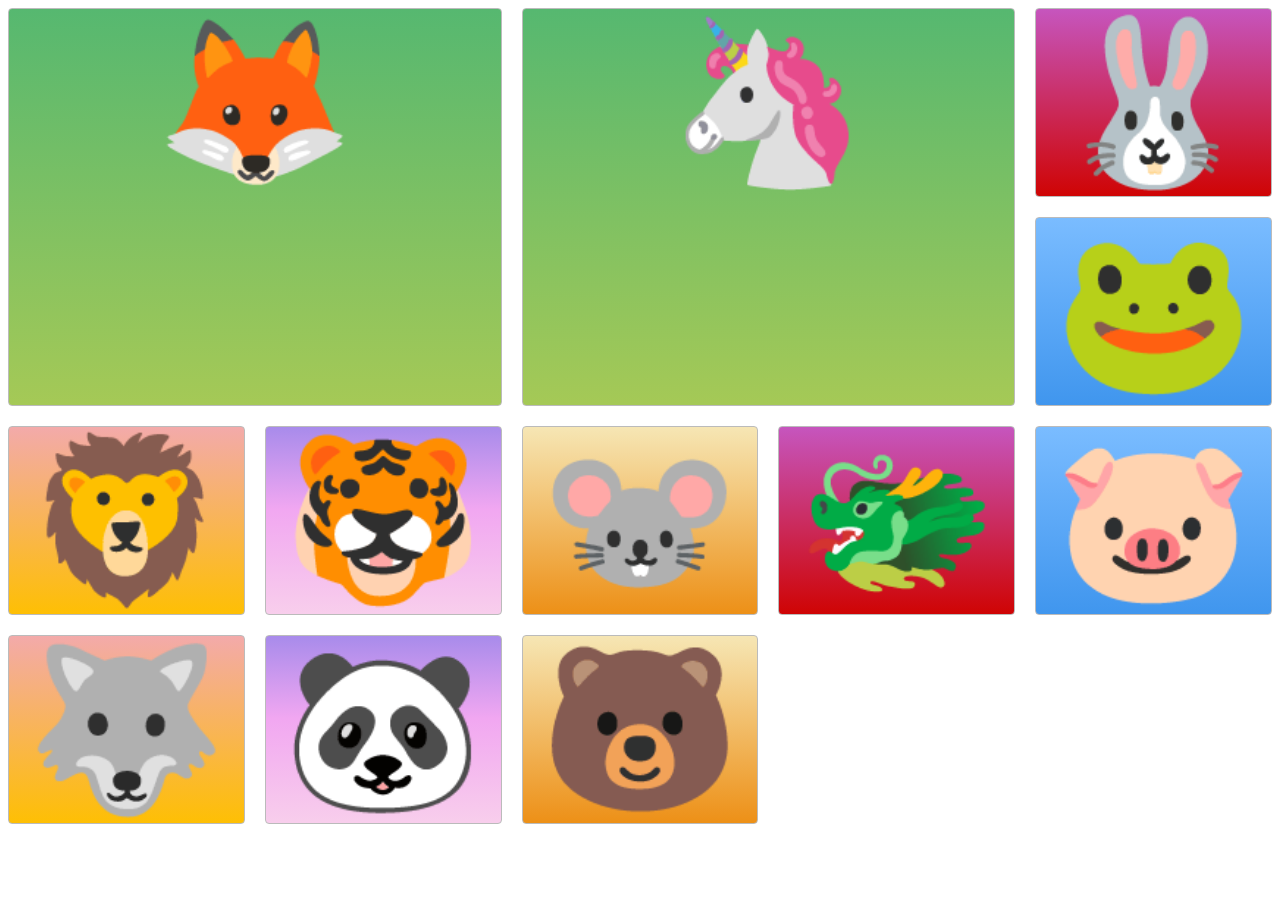
<file: 04_cssgrid/index.html>
<!DOCTYPE html>
<html>

<head>
  <title>Grid Master</title>
  <link rel="stylesheet" type="text/css" href="./style.css">
</head>

<body>
  <div class="container">
    <div class="zone green">🦊</div>
    <div class="zone red">🐰</div>
    <div class="zone blue">🐸</div>
    <div class="zone yellow">🦁</div>
    <div class="zone purple">🐯</div>
    <div class="zone brown">🐭</div>
    <div class="zone green">🦄</div>
    <div class="zone red">🐲</div>
    <div class="zone blue">🐷</div>
    <div class="zone yellow">🐺</div>
    <div class="zone purple">🐼</div>
    <div class="zone brown">🐻</div>
  </div>
</body>

</html>
</file>
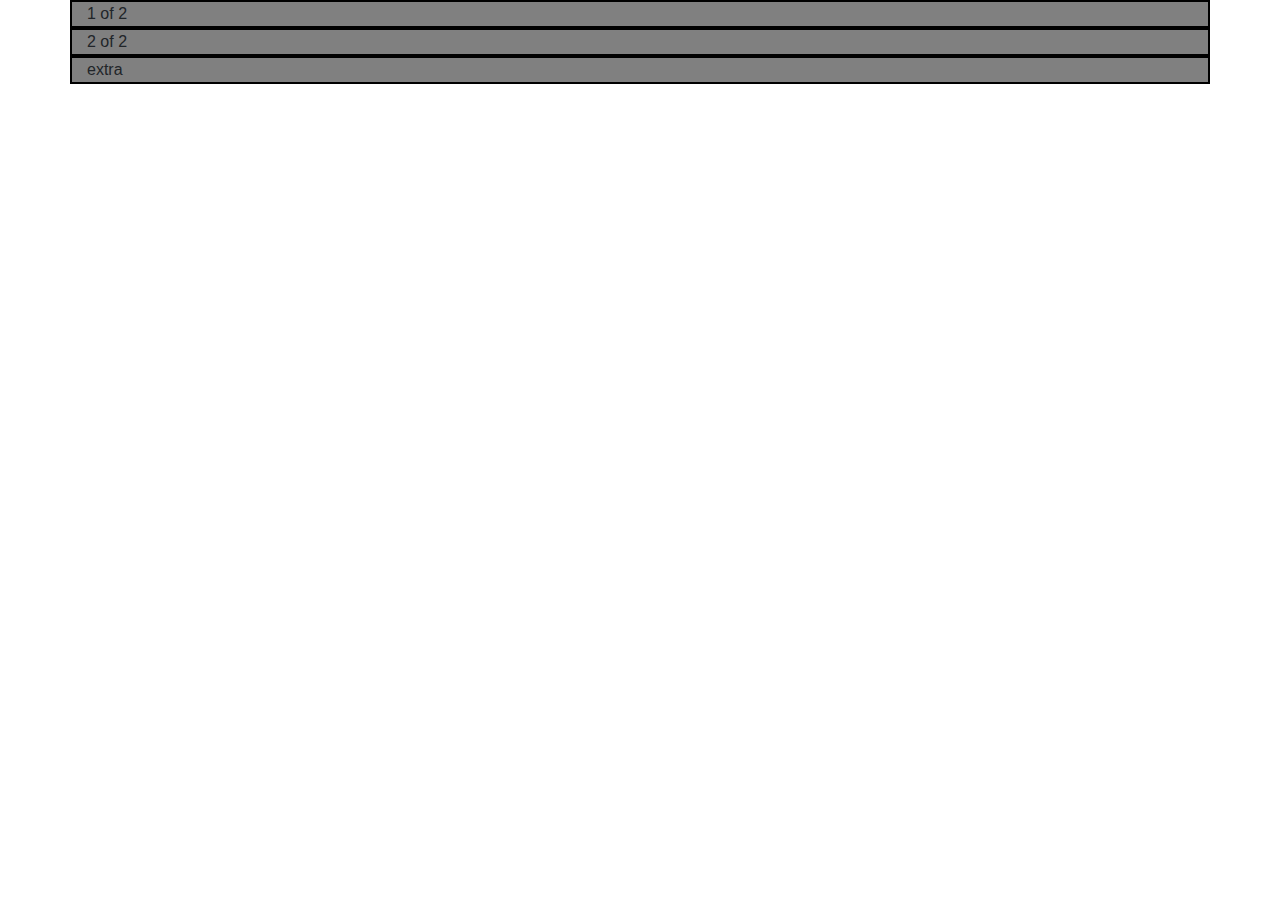
<file: 03_advcss/bootstrap/index.html>
<!DOCTYPE html>
<html lang="en">

<head>
  <meta charset="UTF-8">
  <meta name="viewport" content="width=device-width, initial-scale=1.0">
  <meta http-equiv="X-UA-Compatible" content="ie=edge">
  <link rel="stylesheet" href="https://maxcdn.bootstrapcdn.com/bootstrap/4.0.0/css/bootstrap.min.css"
    integrity="sha384-Gn5384xqQ1aoWXA+058RXPxPg6fy4IWvTNh0E263XmFcJlSAwiGgFAW/dAiS6JXm" crossorigin="anonymous">
    <link rel="stylesheet" href="style.css">
  <title>Bootstrap</title>
</head>

<body>
  <div class="container">
    <div class="row">
      <div class="col col-sm-6 col-md-12 col-lg-12">
       1 of 2
      </div>
      <div class="col col-sm-3 col-md-6 col-lg-12">
        2 of 2
      </div>
      <div class="col col-sm-4 col-md-6 col-lg-12">
        extra
      <div>
    </div>
  </div>

  <script src="https://code.jquery.com/jquery-3.2.1.slim.min.js"
    integrity="sha384-KJ3o2DKtIkvYIK3UENzmM7KCkRr/rE9/Qpg6aAZGJwFDMVNA/GpGFF93hXpG5KkN" crossorigin="anonymous">
  </script>
  <script src="https://cdnjs.cloudflare.com/ajax/libs/popper.js/1.12.9/umd/popper.min.js"
    integrity="sha384-ApNbgh9B+Y1QKtv3Rn7W3mgPxhU9K/ScQsAP7hUibX39j7fakFPskvXusvfa0b4Q" crossorigin="anonymous">
  </script>
  <script src="https://maxcdn.bootstrapcdn.com/bootstrap/4.0.0/js/bootstrap.min.js"
    integrity="sha384-JZR6Spejh4U02d8jOt6vLEHfe/JQGiRRSQQxSfFWpi1MquVdAyjUar5+76PVCmYl" crossorigin="anonymous">
  </script>
</body>

</html>
</file>
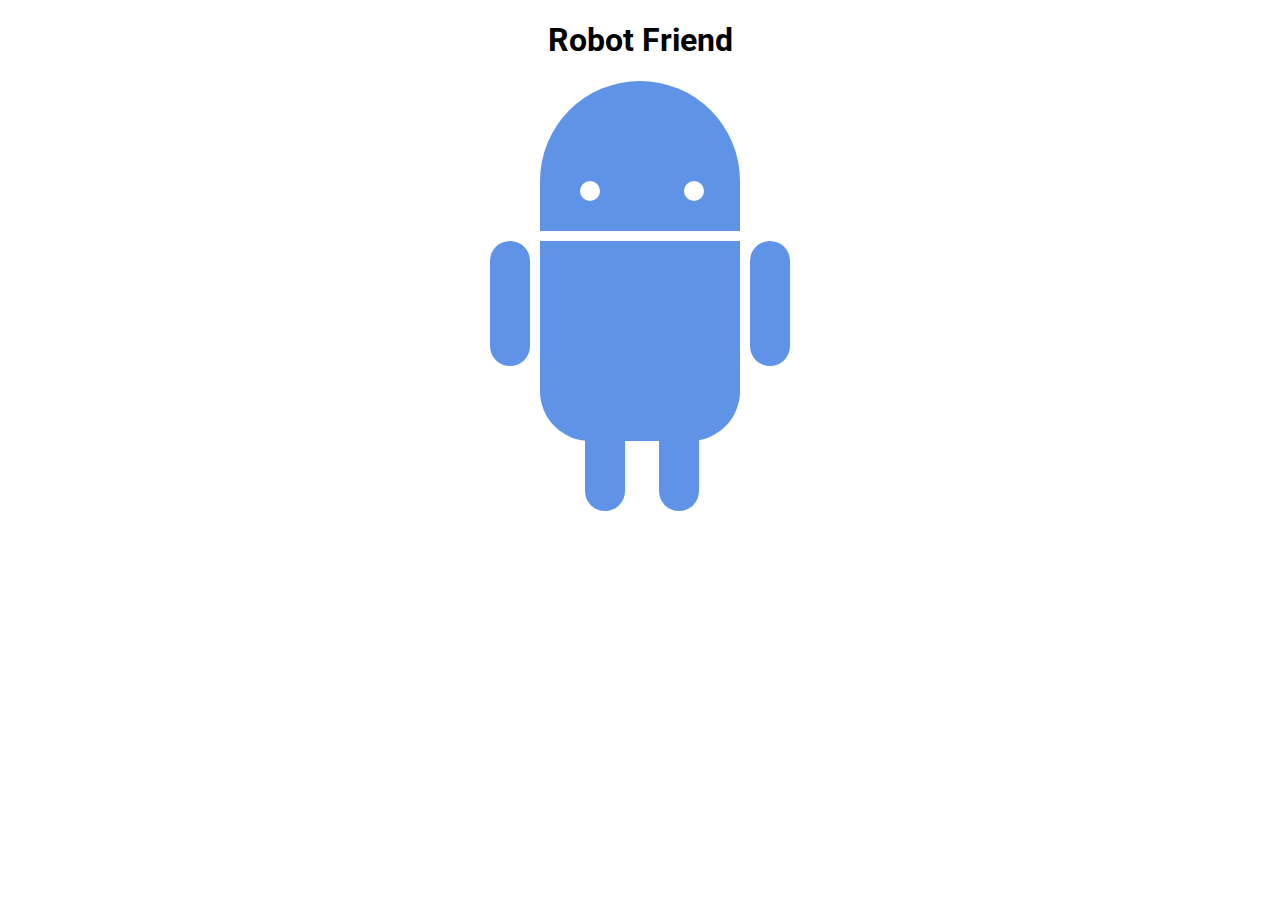
<file: 03_advcss/robot/index.html>
<!DOCTYPE html>
<html>
<head>
	<title>RoboPage</title>
	<link rel="stylesheet" type="text/css" href="style.css">
	<link href="https://fonts.googleapis.com/css?family=Roboto" rel="stylesheet">
</head>
<body>
	<h1>Robot Friend</h1>
	<div class="robots">
		<div class="android"> 
			<div class="head"> 
				<div class="eyes"> 
					<div class="left_eye"></div> 
					<div class="right_eye"></div>
				</div> 
			</div> 
			<div class="upper_body"> 
				<div class="left_arm"></div> 
				<div class="torso"></div> 
				<div class="right_arm"></div> 
			</div> 
			<div class="lower_body"> 
				<div class="left_leg"></div> 
				<div class="right_leg"></div> 
			</div> 
		</div>
	</div>
</body>
</html>
</file>
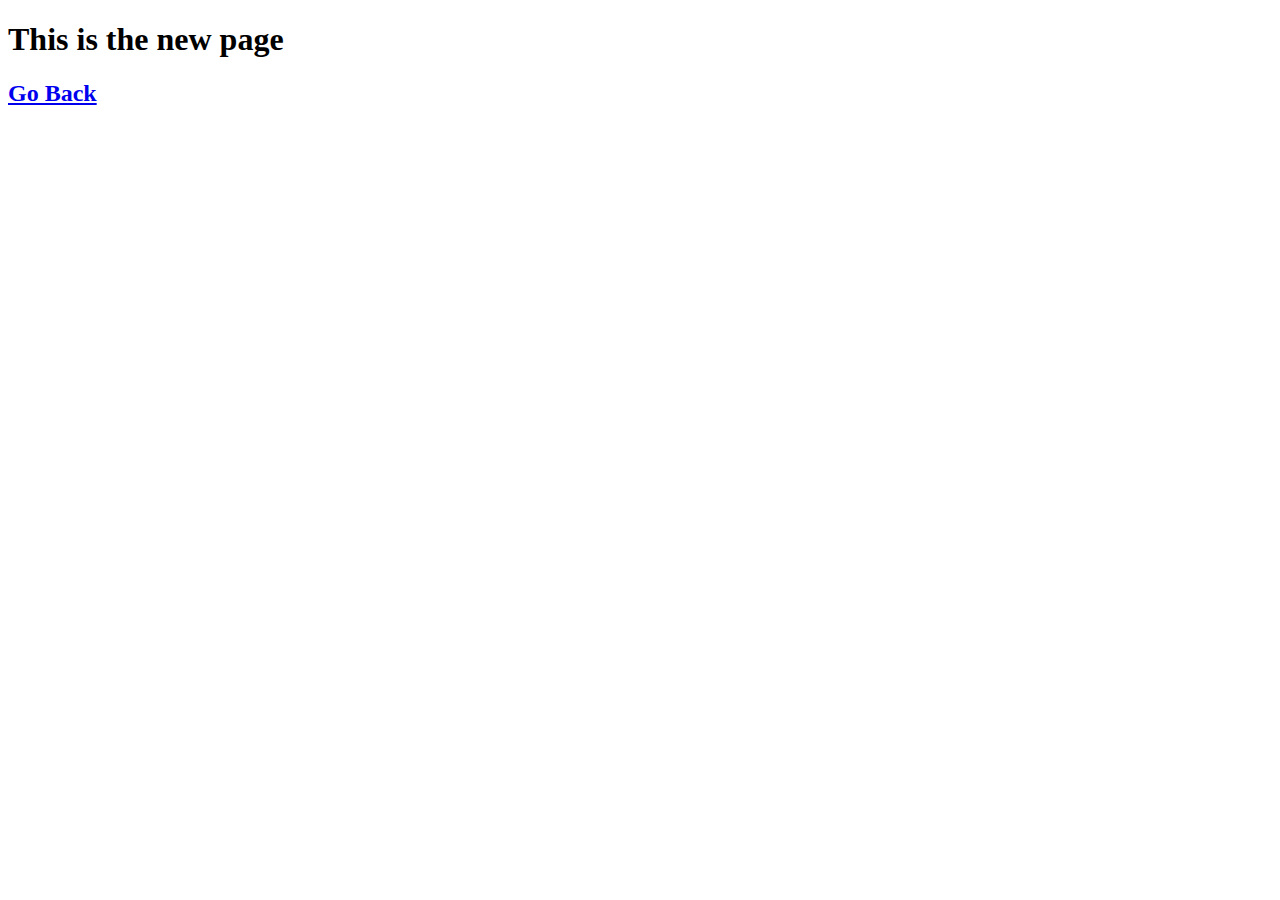
<file: 01_html/newpage.html>
<!DOCTYPE html>
<html lang="en">
<head>
  <meta charset="UTF-8">
  <meta name="viewport" content="width=device-width, initial-scale=1.0">
  <meta http-equiv="X-UA-Compatible" content="ie=edge">
  <title>Document</title>
</head>
<body>
  <h1>This is the new page</h1>
  <a href="index.html">
    <h2>Go Back</h2>
  </a>
</body>
</html>
</file>
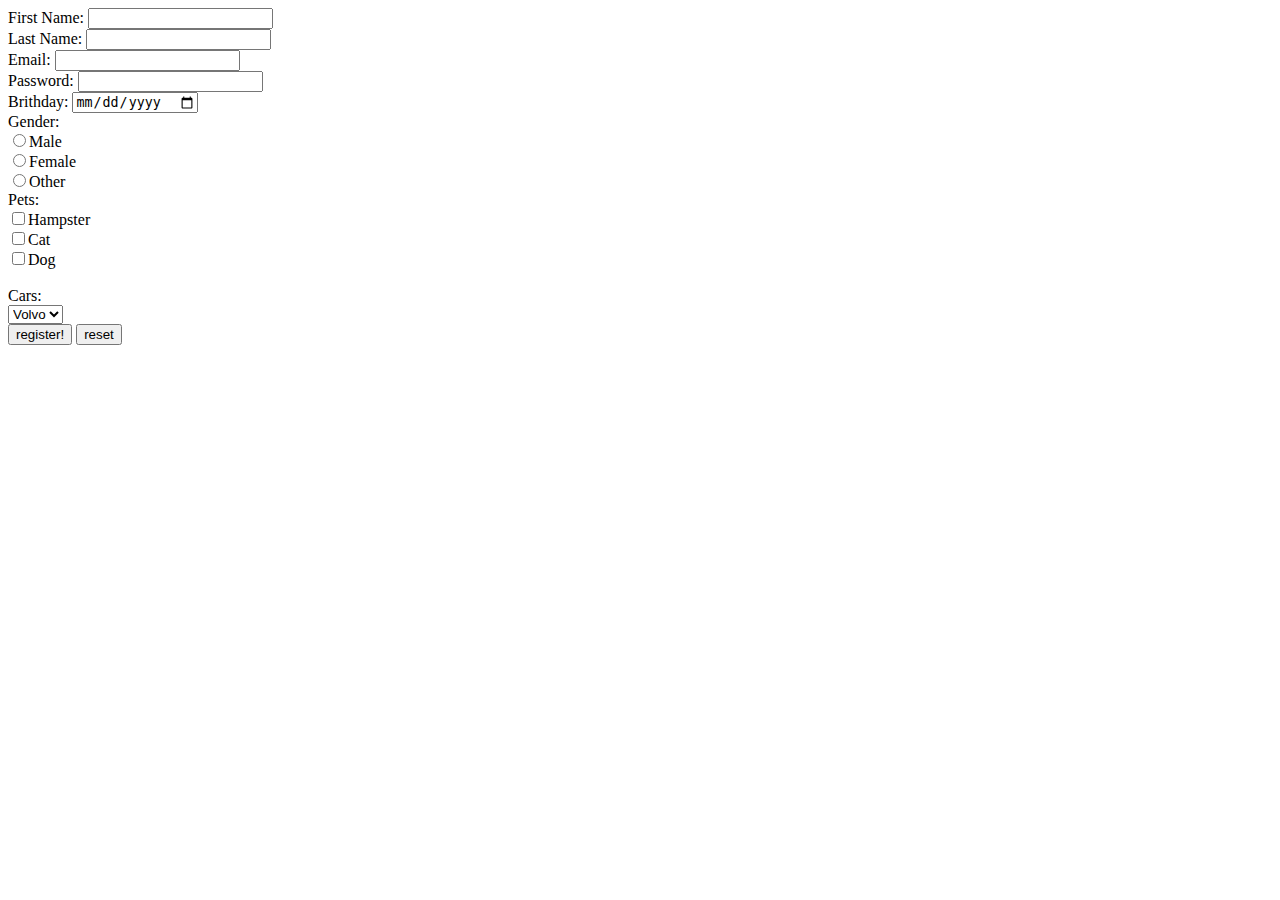
<file: 01_html/register.html>
<!DOCTYPE html>
<html lang="en">
<head>
  <meta charset="UTF-8">
  <meta name="viewport" content="width=device-width, initial-scale=1.0">
  <meta http-equiv="X-UA-Compatible" content="ie=edge">
  <title>Document</title>
</head>
<body>
  <!-- <header>
    <h1>Register</h1>
  </header>
  <nav>
    <a href="www.google.com">google</a>
  </nav>
  <footer>
    <p>Website made with whaat?</p>
  </footer> -->
  <form action="GET" action="action.php">
    First Name: <input type="text" name="firstname">
    <br>
    Last Name: <input type="text" name="lastname">
    <br>
    Email: <input type="email" required name="email">
    <br>
    Password: <input type="password" min="5" name="password"><br>
    Brithday: <input type="date" name="date" id="datePicker" name="password">
    <br>
    Gender: <br>
    <input type="radio" name="gender" value="male" id="">Male<br>
    <input type="radio" name="gender" value="female" id="">Female<br>
    <input type="radio" name="gender" value="other" id="">Other<br>
    Pets: <br>
    <input type="checkbox" name="hampster" value="hampster" id="">Hampster<br>
    <input type="checkbox" name="cat" value="cat" id="">Cat<br>
    <input type="checkbox" name="dog" value="dog" id="">Dog<br>
    <br>
    Cars: <br>
    <select name="car" id="">
      <option value="volvo" name="volvo">Volvo</option>
      <option value="audi" name="audi">Audi</option>
    </select><br>
    <input type="submit" value="register!" name="submit">
    <input type="reset" value="reset" name="reset">
  </form>
</body>
</html>
</file>
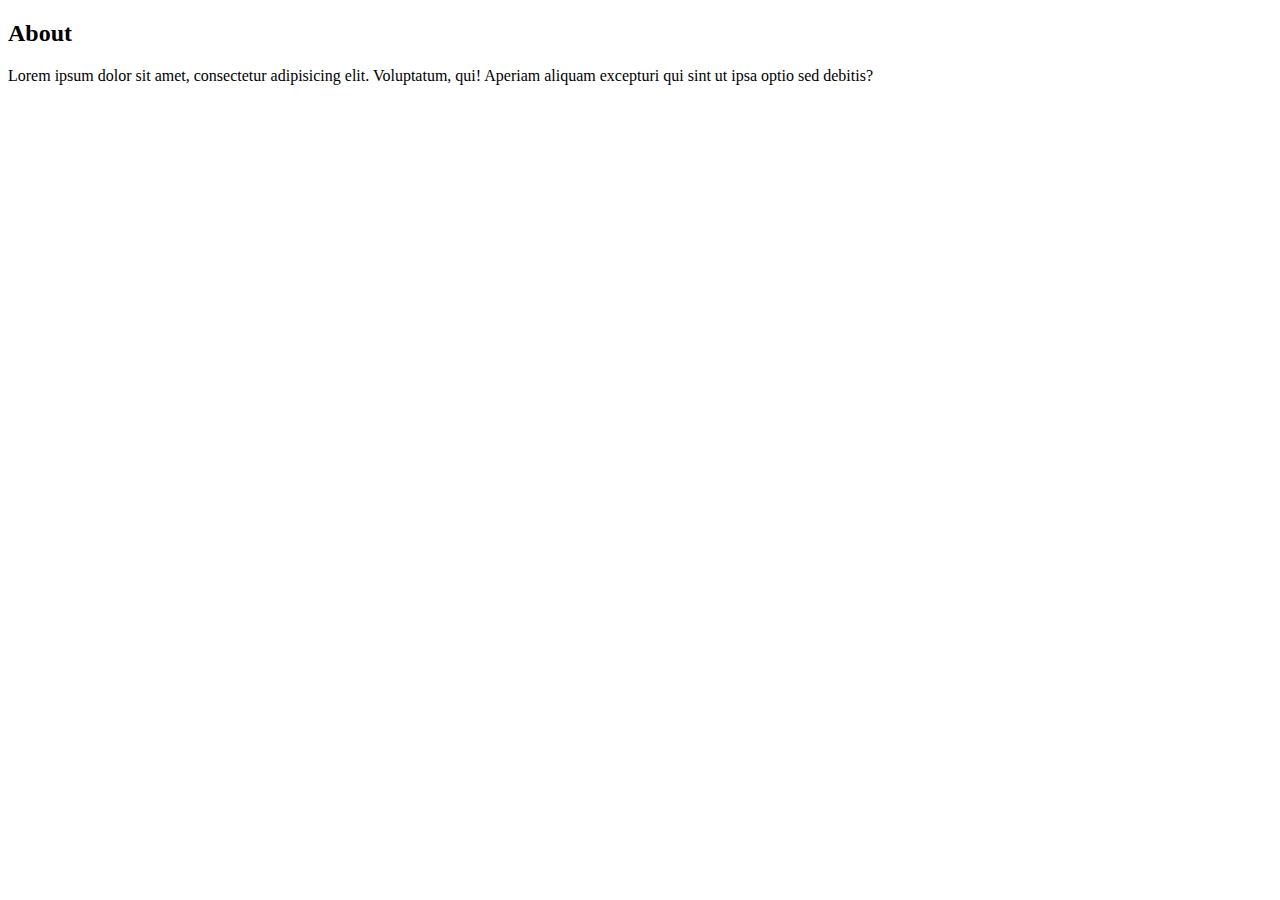
<file: 02_css/about.html>
<!DOCTYPE html>
<html lang="en">
<head>
  <meta charset="UTF-8">
  <meta name="viewport" content="width=device-width, initial-scale=1.0">
  <meta http-equiv="X-UA-Compatible" content="ie=edge">
  <title>About</title>
</head>
<body>
  <h2>About</h2>
  <p>Lorem ipsum dolor sit amet, consectetur adipisicing elit. Voluptatum, qui! Aperiam aliquam excepturi qui sint ut ipsa optio sed debitis?</p>
</body>
</html>
</file>
<file: 04_cssgrid/style.css>
.container {
  display: grid;
  grid-gap: 20px;
  grid-template-columns: repeat(auto-fill, minmax(200px, 1fr));
  grid-template-rows: 1fr;
}
.green {
  grid-column:span 2;
  grid-row: 1/3;
}
.zone {
    cursor:pointer;
    /* display:block; */
    text-align: center;
    font-size:10em;
    border-radius:4px;
    border:1px solid #bbb;
    transition: all 0.3s linear;
}

.zone:hover {
    -webkit-box-shadow:rgba(0,0,0,0.8) 0px 5px 15px, inset rgba(0,0,0,0.15) 0px -10px 20px;
    -moz-box-shadow:rgba(0,0,0,0.8) 0px 5px 15px, inset rgba(0,0,0,0.15) 0px -10px 20px;
    -o-box-shadow:rgba(0,0,0,0.8) 0px 5px 15px, inset rgba(0,0,0,0.15) 0px -10px 20px;
    box-shadow:rgba(0,0,0,0.8) 0px 5px 15px, inset rgba(0,0,0,0.15) 0px -10px 20px;
}


/*https://paulund.co.uk/how-to-create-shiny-css-buttons*/
/***********************************************************************
 *  Green Background
 **********************************************************************/
.green{
    background: #56B870; /* Old browsers */
    background: -moz-linear-gradient(top, #56B870 0%, #a5c956 100%); /* FF3.6+ */
    background: -webkit-gradient(linear, left top, left bottom, color-stop(0%,#56B870), color-stop(100%,#a5c956)); /* Chrome,Safari4+ */
    background: -webkit-linear-gradient(top, #56B870 0%,#a5c956 100%); /* Chrome10+,Safari5.1+ */
    background: -o-linear-gradient(top, #56B870 0%,#a5c956 100%); /* Opera 11.10+ */
    background: -ms-linear-gradient(top, #56B870 0%,#a5c956 100%); /* IE10+ */
    background: linear-gradient(top, #56B870 0%,#a5c956 100%); /* W3C */
}

/***********************************************************************
 *  Red Background
 **********************************************************************/
.red{
    background: #C655BE; /* Old browsers */
    background: -moz-linear-gradient(top, #C655BE 0%, #cf0404 100%); /* FF3.6+ */
    background: -webkit-gradient(linear, left top, left bottom, color-stop(0%,#C655BE), color-stop(100%,#cf0404)); /* Chrome,Safari4+ */
    background: -webkit-linear-gradient(top, #C655BE 0%,#cf0404 100%); /* Chrome10+,Safari5.1+ */
    background: -o-linear-gradient(top, #C655BE 0%,#cf0404 100%); /* Opera 11.10+ */
    background: -ms-linear-gradient(top, #C655BE 0%,#cf0404 100%); /* IE10+ */
    background: linear-gradient(top, #C655BE 0%,#cf0404 100%); /* W3C */
}

/***********************************************************************
 *  Yellow Background
 **********************************************************************/
.yellow{
    background: #F3AAAA; /* Old browsers */
    background: -moz-linear-gradient(top, #F3AAAA 0%, #febf04 100%); /* FF3.6+ */
    background: -webkit-gradient(linear, left top, left bottom, color-stop(0%,#F3AAAA), color-stop(100%,#febf04)); /* Chrome,Safari4+ */
    background: -webkit-linear-gradient(top, #F3AAAA 0%,#febf04 100%); /* Chrome10+,Safari5.1+ */
    background: -o-linear-gradient(top, #F3AAAA 0%,#febf04 100%); /* Opera 11.10+ */
    background: -ms-linear-gradient(top, #F3AAAA 0%,#febf04 100%); /* IE10+ */
    background: linear-gradient(top, #F3AAAA 0%,#febf04 100%); /* W3C */
}

/***********************************************************************
 *  Blue Background
 **********************************************************************/
.blue{
    background: #7abcff; /* Old browsers */
    background: -moz-linear-gradient(top, #7abcff 0%, #60abf8 44%, #4096ee 100%); /* FF3.6+ */
    background: -webkit-gradient(linear, left top, left bottom, color-stop(0%,#7abcff), color-stop(44%,#60abf8), color-stop(100%,#4096ee)); /* Chrome,Safari4+ */
    background: -webkit-linear-gradient(top, #7abcff 0%,#60abf8 44%,#4096ee 100%); /* Chrome10+,Safari5.1+ */
    background: -o-linear-gradient(top, #7abcff 0%,#60abf8 44%,#4096ee 100%); /* Opera 11.10+ */
    background: -ms-linear-gradient(top, #7abcff 0%,#60abf8 44%,#4096ee 100%); /* IE10+ */
    background: linear-gradient(top, #7abcff 0%,#60abf8 44%,#4096ee 100%); /* W3C */
}

/***********************************************************************
 *  Purple Background
 **********************************************************************/
.purple {
    background: #A88BEB; /* Old browsers */
    background: -moz-linear-gradient(top, #A88BEB 0%, #F1A7F1 44%, #F8CEEC 100%); /* FF3.6+ */
    background: -webkit-gradient(linear, left top, left bottom, color-stop(0%,#A88BEB), color-stop(44%,#F1A7F1), color-stop(100%,#F8CEEC)); /* Chrome,Safari4+ */
    background: -webkit-linear-gradient(top, #A88BEB 0%,#F1A7F1 44%,#F8CEEC 100%); /* Chrome10+,Safari5.1+ */
    background: -o-linear-gradient(top, #A88BEB 0%,#F1A7F1 44%,#F8CEEC 100%); /* Opera 11.10+ */
    background: -ms-linear-gradient(top, #A88BEB 0%,#F1A7F1 44%,#F8CEEC 100%); /* IE10+ */
    background: linear-gradient(top, #A88BEB 0%,#F1A7F1 44%,#F8CEEC 100%); /* W3C */
}

/***********************************************************************
 *  Brown Background
 **********************************************************************/
.brown {
    background: #f6e6b4; /* Old browsers */
    background: -moz-linear-gradient(top, #f6e6b4 0%, #ed9017 100%); /* FF3.6+ */
    background: -webkit-gradient(linear, left top, left bottom, color-stop(0%,#f6e6b4), color-stop(100%,#ed9017)); /* Chrome,Safari4+ */
    background: -webkit-linear-gradient(top, #f6e6b4 0%,#ed9017 100%); /* Chrome10+,Safari5.1+ */
    background: -o-linear-gradient(top, #f6e6b4 0%,#ed9017 100%); /* Opera 11.10+ */
    background: -ms-linear-gradient(top, #f6e6b4 0%,#ed9017 100%); /* IE10+ */
    background: linear-gradient(top, #f6e6b4 0%,#ed9017 100%); /* W3C */
    filter: progid:DXImageTransform.Microsoft.gradient( startColorstr='#f6e6b4', endColorstr='#ed9017',GradientType=0 ); /* IE6-9 */
}
</file>
<file: 03_advcss/bootstrap/style.css>
* {
  box-sizing: border-box;
}
.btn-danger {
  background-color: maroon;
}

.col {
  background-color: grey;
  border: 2px solid black;
  display: inline-block;
}
</file>
<file: 03_advcss/robot/style.css>
h1 {
	text-align: center;
	font-family: 'Roboto', sans-serif;
}

.robots {
}

.head,
.left_arm,
.torso,
.right_arm,
.left_leg,
.right_leg {
	 background-color: #5f93e8;
}

.head {
	width: 200px;
	margin: 0 auto;
	height: 150px;
	border-radius: 200px 200px 0 0;
	margin-bottom: 10px;
}

.eyes {

}

.head:hover {
	width: 300px;
    transition: 1s ease-in-out;
}

.upper_body {
	width: 300px;
	height: 150px;
  display: flex;
  margin: 0 auto;
}

.left_arm, .right_arm {
	width: 40px;
	height: 125px;
	border-radius: 100px;
}

.left_arm {
	margin-right: 10px;
}

.right_arm {
	margin-left: 10px;
}

.torso {
	width: 200px;
	height: 200px;
	border-radius: 0 0 50px 50px;
}

.lower_body {
	width: 200px;
	height: 200px;
	/* This is another useful property. Hmm what do you think it does?*/
	margin: 0 auto;

}

.left_leg, .right_leg {
	width: 40px;
	height: 120px;
  border-radius: 0 0 100px 100px;
  display: inline-block;
}

.left_leg {
	margin-left: 45px;
}

.left_leg:hover {
	-webkit-transform: rotate(20deg);
    -moz-transform: rotate(20deg);
    -o-transform: rotate(20deg);
    -ms-transform: rotate(20deg);
    transform: rotate(20deg);
}

.right_leg {
	margin-left: 30px;
}

.left_eye, .right_eye {
	width: 20px;
	height: 20px;
	border-radius: 15px;
  background-color: white;
  display: inline-block;
}

.left_eye {
	/* These properties are new and you haven't encountered
	in this course. Check out CSS Tricks to see what it does! */
	position: relative;
	top: 100px;
	left: 40px;
}

.right_eye {
	position: relative;
	top: 100px;
	left: 120px;
}
</file>
